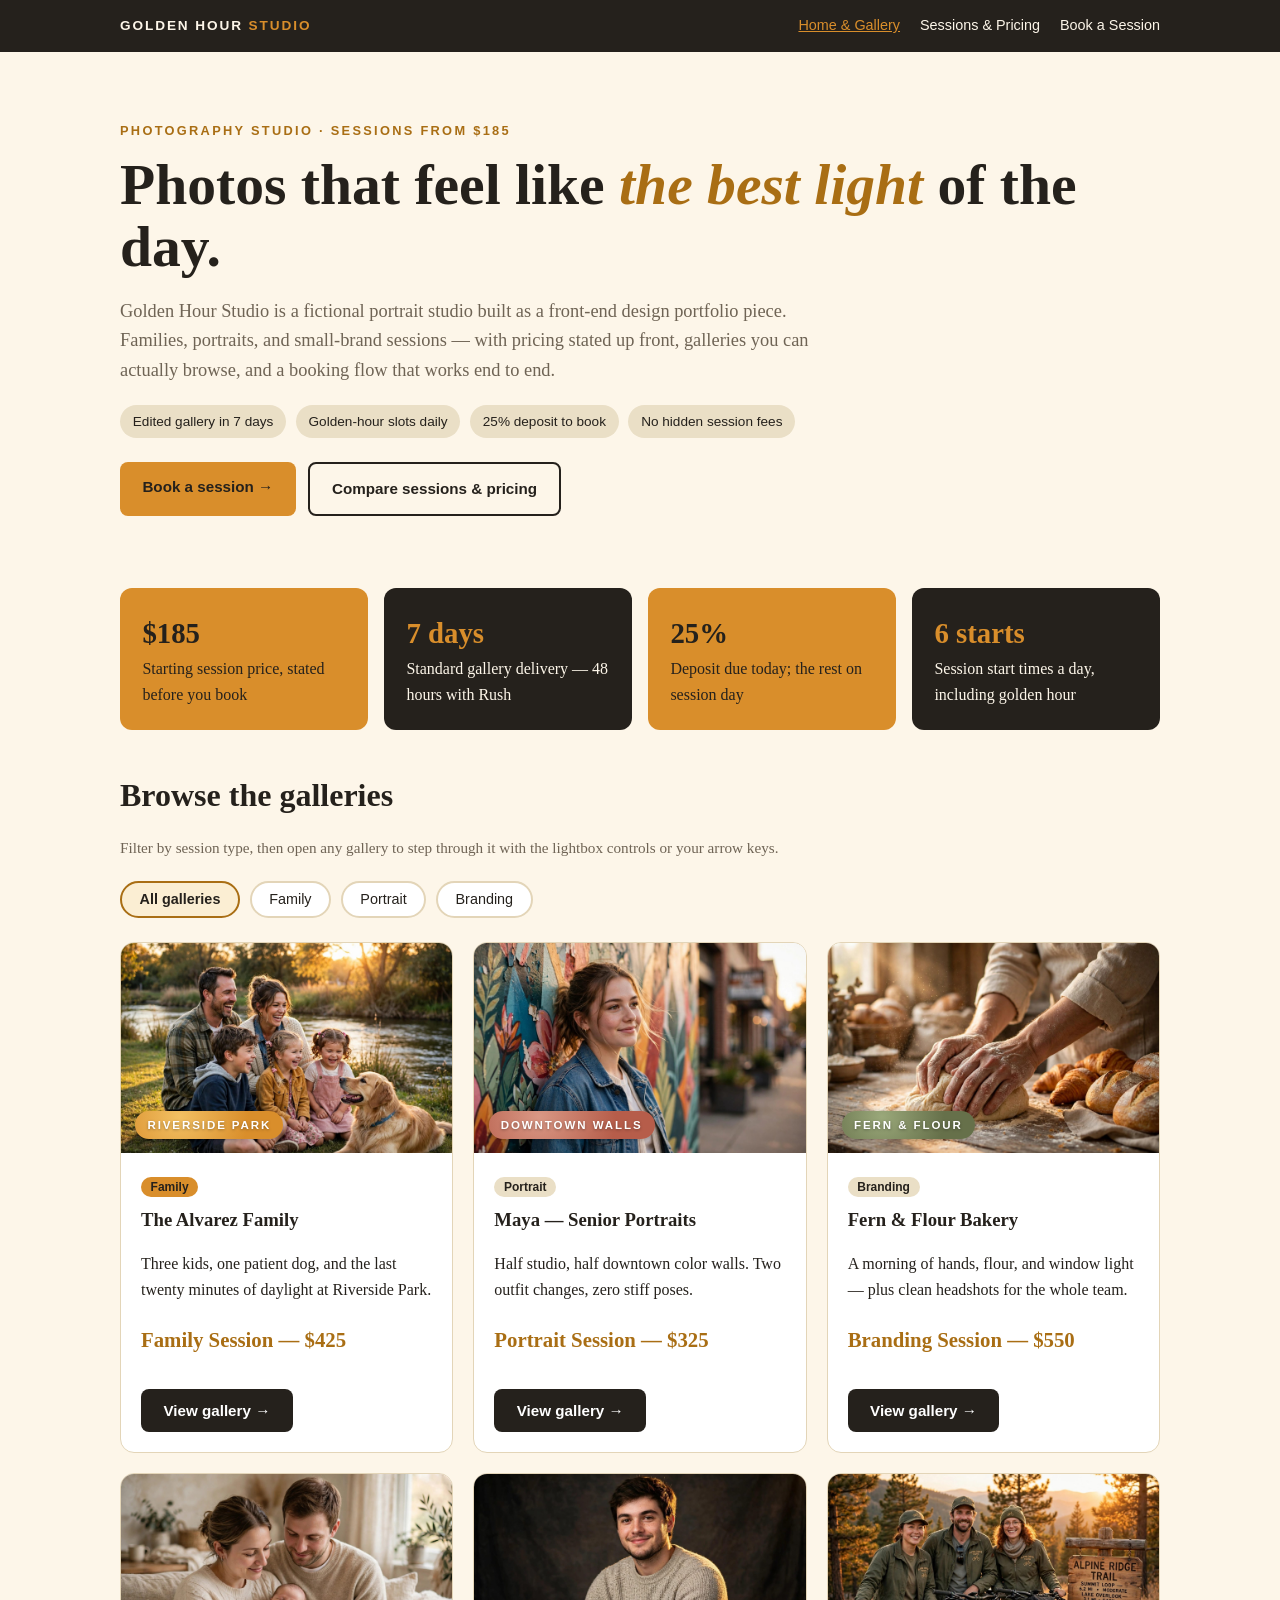
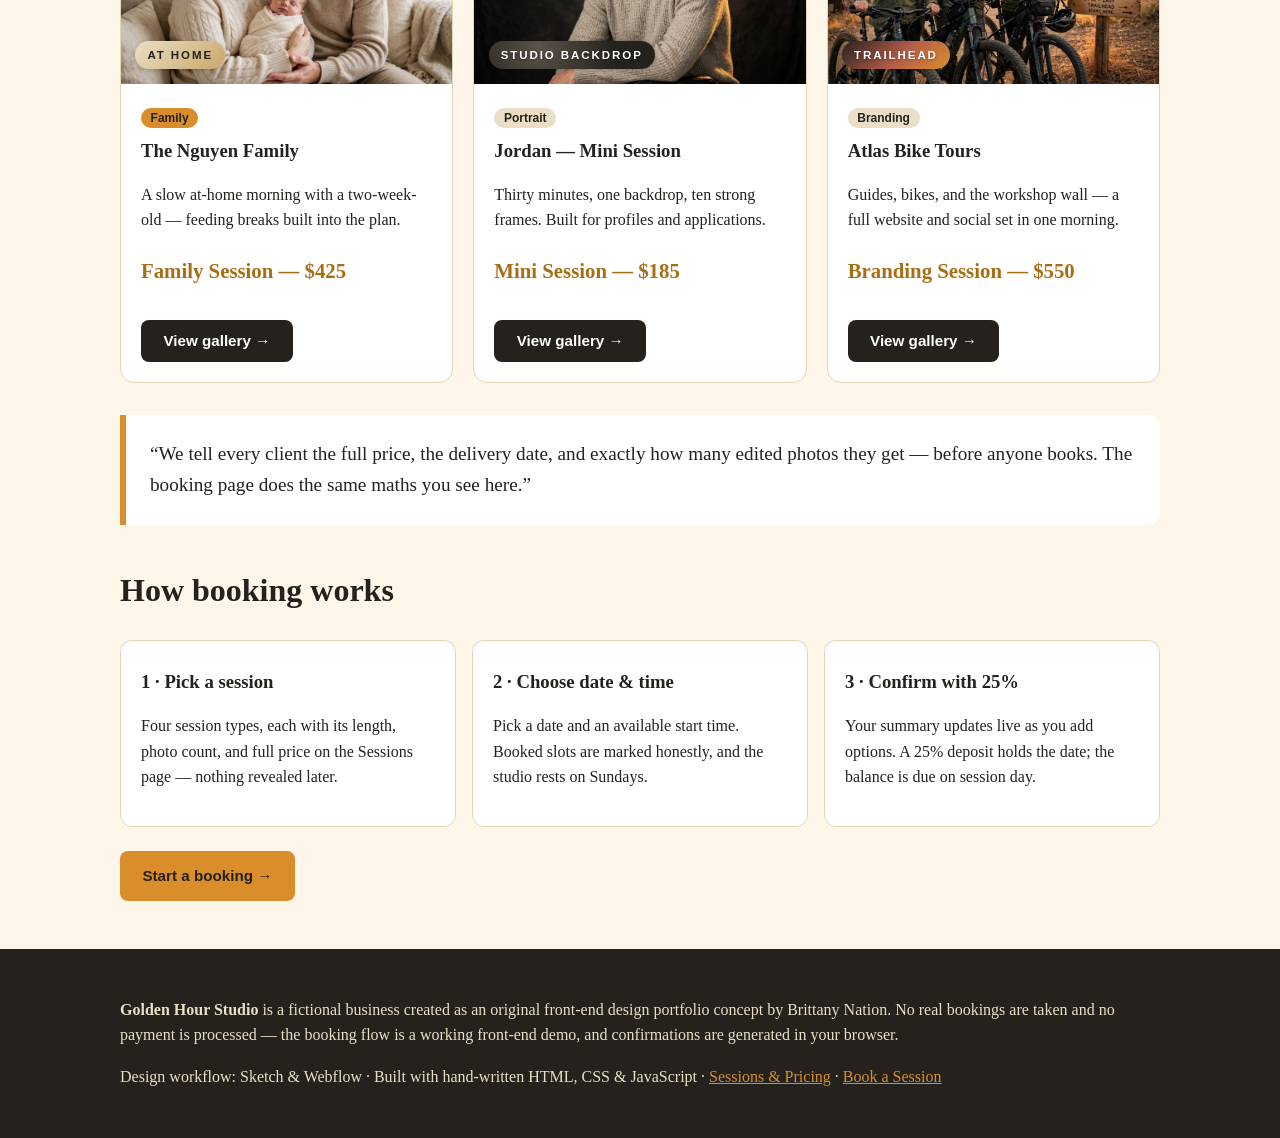
<file: index.html>
<!DOCTYPE html>
<html lang="en">
<head>
<meta charset="UTF-8">
<meta name="viewport" content="width=device-width, initial-scale=1.0">
<title>Golden Hour Studio — Family, Portrait & Branding Photography</title>
<meta name="description" content="Golden Hour Studio is a fictional photography studio. Browse real galleries by session type, compare honest session pricing, and book a session in a working booking flow.">
<meta property="og:title" content="Golden Hour Studio — Photography Booking">
<meta property="og:description" content="Family, portrait, and branding sessions with honest pricing and a booking flow that actually works — pick a package, a date, and a golden-hour slot.">
<meta property="og:type" content="website">
<meta property="og:url" content="https://brittanynation.github.io/golden-hour-studio/">
<meta property="og:image" content="https://brittanynation.github.io/golden-hour-studio/og-image.png">
<meta name="twitter:card" content="summary_large_image">
<link rel="stylesheet" href="styles.css">
</head>
<body>
<a class="skip" href="#main">Skip to content</a>
<header class="topbar"><div class="wrap">
  <div class="brand">GOLDEN HOUR <span>STUDIO</span></div>
  <nav class="nav" aria-label="Main">
    <a href="index.html" aria-current="page">Home & Gallery</a>
    <a href="sessions.html">Sessions & Pricing</a>
    <a href="book.html">Book a Session</a>
  </nav>
</div></header>

<main id="main" class="wrap">
  <section class="hero">
    <p class="eyebrow">Photography studio · Sessions from $185</p>
    <h1>Photos that feel like <em>the best light</em> of the day.</h1>
    <p class="lede">Golden Hour Studio is a fictional portrait studio built as a front-end design portfolio piece. Families, portraits, and small-brand sessions — with pricing stated up front, galleries you can actually browse, and a booking flow that works end to end.</p>
    <div class="meta-row"><span>Edited gallery in 7 days</span><span>Golden-hour slots daily</span><span>25% deposit to book</span><span>No hidden session fees</span></div>
    <div class="cta-row">
      <a class="btn btn-amber" href="book.html">Book a session →</a>
      <a class="btn btn-ghost" href="sessions.html">Compare sessions & pricing</a>
    </div>
  </section>

  <section class="stats" aria-label="Studio at a glance">
    <div class="stat"><strong>$185</strong>Starting session price, stated before you book</div>
    <div class="stat dark"><strong>7 days</strong>Standard gallery delivery — 48 hours with Rush</div>
    <div class="stat"><strong>25%</strong>Deposit due today; the rest on session day</div>
    <div class="stat dark"><strong>6 starts</strong>Session start times a day, including golden hour</div>
  </section>

  <section aria-labelledby="gallery-h">
    <h2 id="gallery-h">Browse the galleries</h2>
    <p class="hint">Filter by session type, then open any gallery to step through it with the lightbox controls or your arrow keys.</p>
    <div class="filter-row" role="group" aria-label="Filter galleries">
      <button type="button" class="filter-btn selected" data-filter="all" aria-pressed="true">All galleries</button>
      <button type="button" class="filter-btn" data-filter="family" aria-pressed="false">Family</button>
      <button type="button" class="filter-btn" data-filter="portrait" aria-pressed="false">Portrait</button>
      <button type="button" class="filter-btn" data-filter="branding" aria-pressed="false">Branding</button>
    </div>
    <p id="gallery-status" class="sr-only" role="status" aria-live="polite"></p>
    <div class="grid3" id="gallery-grid">
      <article class="card gallery-card" data-category="family" data-title="The Alvarez Family at Riverside Park" data-caption="Family Session · 75 minutes · 35 edited photos · Riverside Park at golden hour" data-visual="v-amber" data-img="gallery-1.jpg">
        <div class="card-visual photo"><img src="gallery-1.jpg" alt="The Alvarez family laughing with their dog by the river at golden hour" width="1600" height="1067" loading="lazy"><span class="visual-chip v-amber">RIVERSIDE PARK</span></div>
        <div class="card-body"><span class="badge badge-amber">Family</span><h3>The Alvarez Family</h3><p>Three kids, one patient dog, and the last twenty minutes of daylight at Riverside Park.</p><p class="price">Family Session — $425</p><button type="button" class="btn btn-primary view-btn">View gallery →</button></div>
      </article>
      <article class="card gallery-card" data-category="portrait" data-title="Maya — Senior Portrait Session" data-caption="Portrait Session · 60 minutes · 25 edited photos · Studio + downtown walls" data-visual="v-rose" data-img="gallery-2.jpg">
        <div class="card-visual photo"><img src="gallery-2.jpg" alt="Maya leaning against a colorful downtown mural wall in golden-hour light" width="1600" height="1067" loading="lazy"><span class="visual-chip v-rose">DOWNTOWN WALLS</span></div>
        <div class="card-body"><span class="badge">Portrait</span><h3>Maya — Senior Portraits</h3><p>Half studio, half downtown color walls. Two outfit changes, zero stiff poses.</p><p class="price">Portrait Session — $325</p><button type="button" class="btn btn-primary view-btn">View gallery →</button></div>
      </article>
      <article class="card gallery-card" data-category="branding" data-title="Fern & Flour Bakery — Brand Session" data-caption="Branding Session · 2 hours · 40 edited photos + headshots · On location at the bakery" data-visual="v-olive" data-img="gallery-3.jpg">
        <div class="card-visual photo"><img src="gallery-3.jpg" alt="A baker's flour-dusted hands kneading dough in warm window light, with croissants and loaves beside" width="1600" height="1067" loading="lazy"><span class="visual-chip v-olive">FERN &amp; FLOUR</span></div>
        <div class="card-body"><span class="badge">Branding</span><h3>Fern &amp; Flour Bakery</h3><p>A morning of hands, flour, and window light — plus clean headshots for the whole team.</p><p class="price">Branding Session — $550</p><button type="button" class="btn btn-primary view-btn">View gallery →</button></div>
      </article>
      <article class="card gallery-card" data-category="family" data-title="The Nguyen Family — New Baby at Home" data-caption="Family Session · 75 minutes · 35 edited photos · At-home lifestyle session" data-visual="v-sand" data-img="gallery-4.jpg">
        <div class="card-visual photo"><img src="gallery-4.jpg" alt="New parents on their sofa at home holding their swaddled newborn in soft window light" width="1600" height="1067" loading="lazy"><span class="visual-chip v-sand">AT HOME</span></div>
        <div class="card-body"><span class="badge badge-amber">Family</span><h3>The Nguyen Family</h3><p>A slow at-home morning with a two-week-old — feeding breaks built into the plan.</p><p class="price">Family Session — $425</p><button type="button" class="btn btn-primary view-btn">View gallery →</button></div>
      </article>
      <article class="card gallery-card" data-category="portrait" data-title="Jordan — Studio Portrait Mini" data-caption="Mini Session · 30 minutes · 10 edited photos · Studio backdrop, one outfit" data-visual="v-ink" data-img="gallery-5.jpg">
        <div class="card-visual photo"><img src="gallery-5.jpg" alt="Jordan seated against a dark studio backdrop with warm golden rim light" width="1600" height="1067" loading="lazy"><span class="visual-chip v-ink">STUDIO BACKDROP</span></div>
        <div class="card-body"><span class="badge">Portrait</span><h3>Jordan — Mini Session</h3><p>Thirty minutes, one backdrop, ten strong frames. Built for profiles and applications.</p><p class="price">Mini Session — $185</p><button type="button" class="btn btn-primary view-btn">View gallery →</button></div>
      </article>
      <article class="card gallery-card" data-category="branding" data-title="Atlas Bike Tours — Team Branding" data-caption="Branding Session · 2 hours · 40 edited photos + headshots · Trailhead + workshop" data-visual="v-dusk" data-img="gallery-6.jpg">
        <div class="card-visual photo"><img src="gallery-6.jpg" alt="Bike tour guides in matching jackets standing with their bikes beside a wooden trailhead sign at golden hour" width="1600" height="1067" loading="lazy"><span class="visual-chip v-dusk">TRAILHEAD</span></div>
        <div class="card-body"><span class="badge">Branding</span><h3>Atlas Bike Tours</h3><p>Guides, bikes, and the workshop wall — a full website and social set in one morning.</p><p class="price">Branding Session — $550</p><button type="button" class="btn btn-primary view-btn">View gallery →</button></div>
      </article>
    </div>
  </section>

  <div class="story">“We tell every client the full price, the delivery date, and exactly how many edited photos they get — before anyone books. The booking page does the same maths you see here.”</div>

  <section aria-labelledby="how-h">
    <h2 id="how-h">How booking works</h2>
    <div class="notes">
      <div class="note"><h3>1 · Pick a session</h3><p>Four session types, each with its length, photo count, and full price on the Sessions page — nothing revealed later.</p></div>
      <div class="note"><h3>2 · Choose date & time</h3><p>Pick a date and an available start time. Booked slots are marked honestly, and the studio rests on Sundays.</p></div>
      <div class="note"><h3>3 · Confirm with 25%</h3><p>Your summary updates live as you add options. A 25% deposit holds the date; the balance is due on session day.</p></div>
    </div>
    <div class="cta-row"><a class="btn btn-amber" href="book.html">Start a booking →</a></div>
  </section>
</main>

<div class="lightbox" id="lightbox" aria-hidden="true" role="dialog" aria-modal="true" aria-labelledby="lightbox-title">
  <div class="lightbox-box">
    <div class="lightbox-visual"><img id="lightbox-img" src="gallery-1.jpg" alt="" width="1600" height="1067"></div>
    <div class="lightbox-body">
      <h3 id="lightbox-title">Gallery</h3>
      <p id="lightbox-caption"></p>
      <div class="lightbox-nav">
        <button type="button" class="btn btn-ghost" id="lightbox-prev">← Previous</button>
        <button type="button" class="btn btn-ghost" id="lightbox-next">Next →</button>
        <button type="button" class="btn btn-primary" id="lightbox-close">Close</button>
      </div>
    </div>
  </div>
</div>

<footer><div class="wrap">
  <p><strong>Golden Hour Studio</strong> is a fictional business created as an original front-end design portfolio concept by Brittany Nation. No real bookings are taken and no payment is processed — the booking flow is a working front-end demo, and confirmations are generated in your browser.</p>
  <p>Design workflow: Sketch &amp; Webflow · Built with hand-written HTML, CSS &amp; JavaScript · <a href="sessions.html">Sessions &amp; Pricing</a> · <a href="book.html">Book a Session</a></p>
</div></footer>
<script src="studio.js"></script>
</body>
</html>
</file>
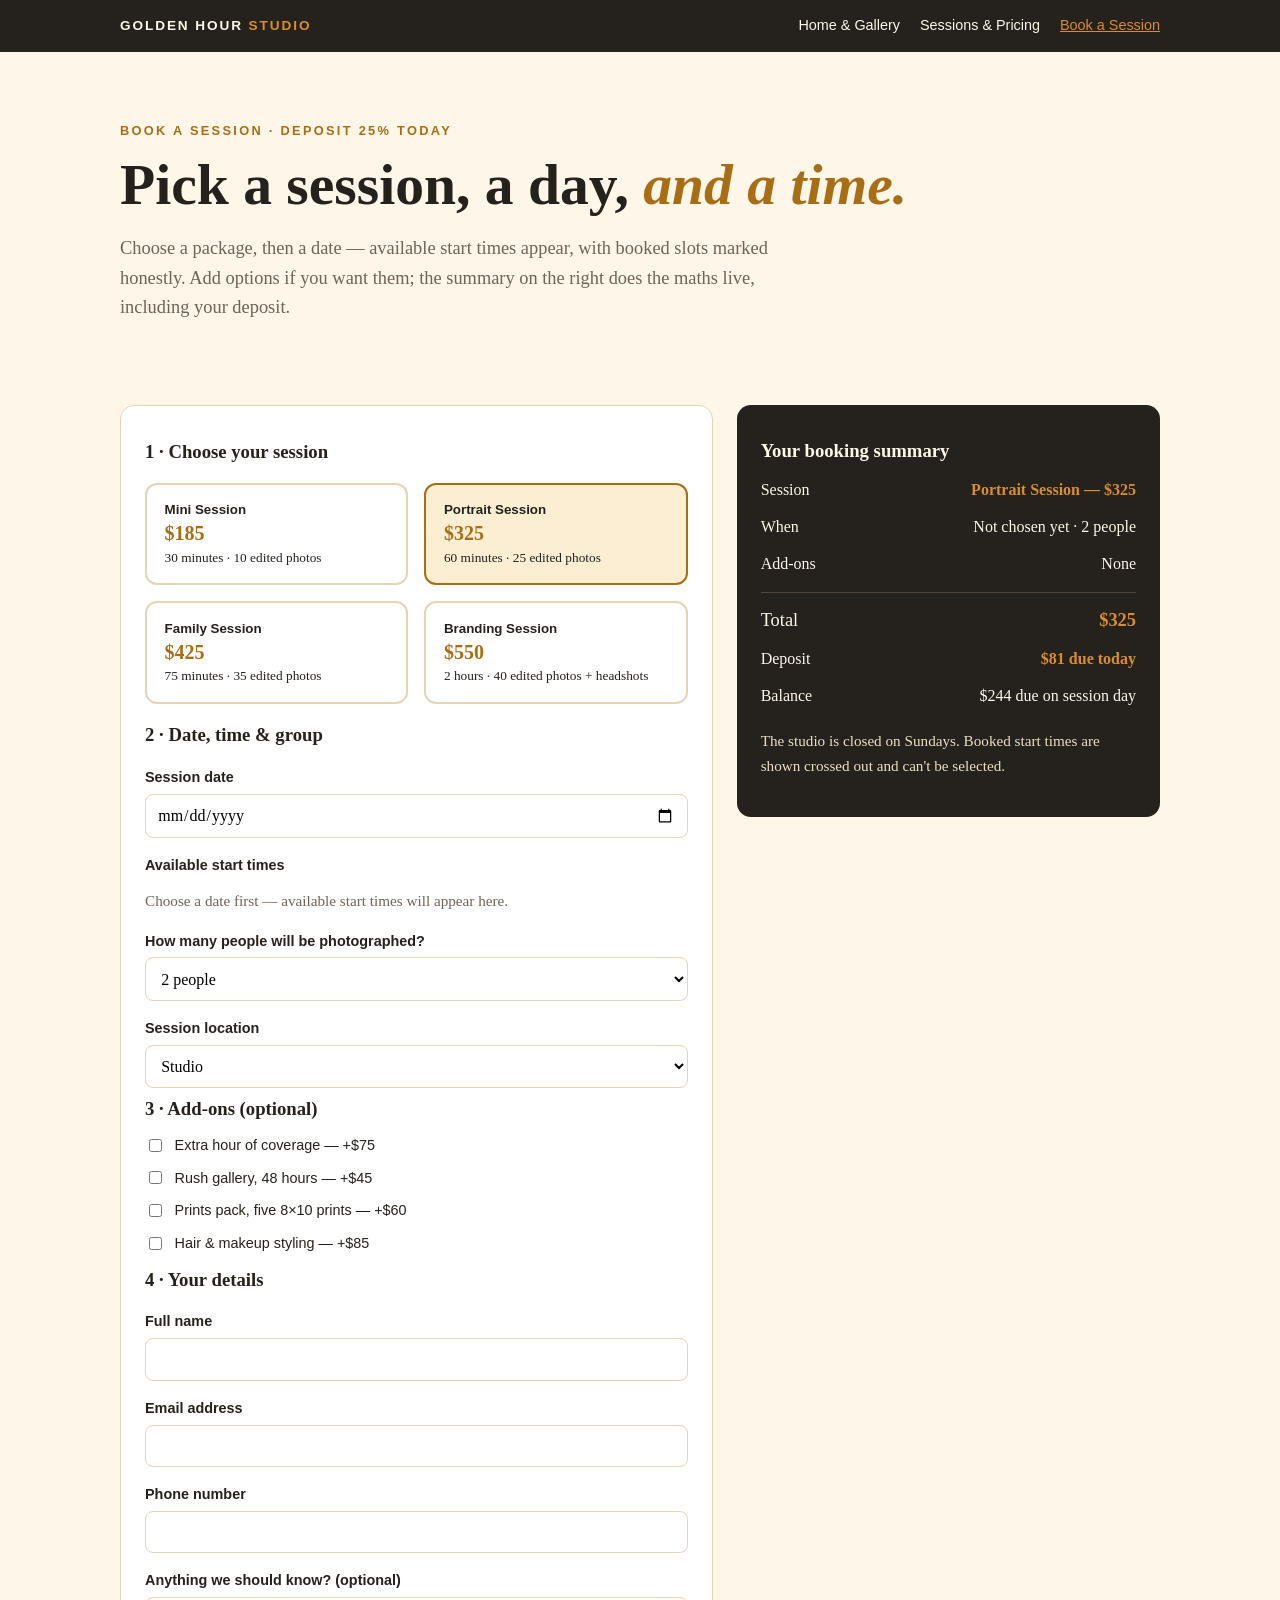
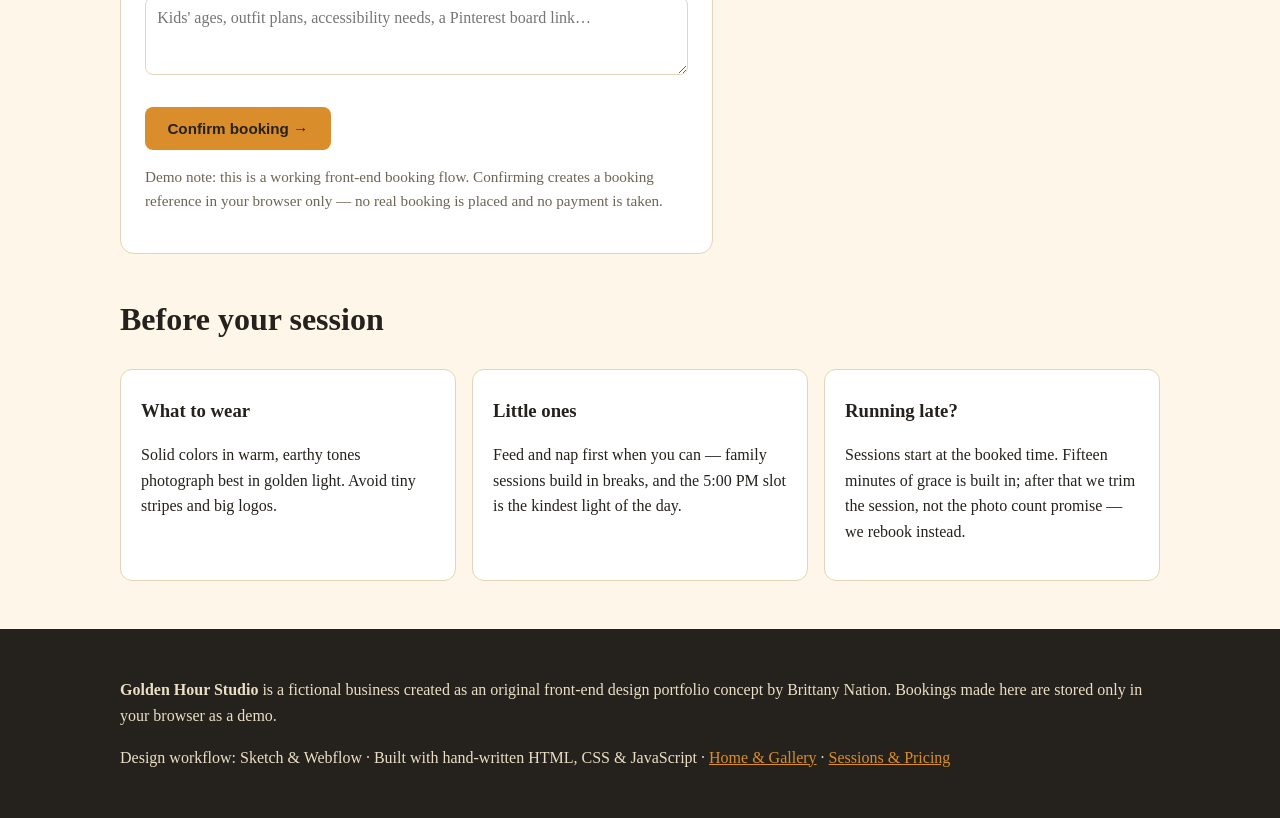
<file: book.html>
<!DOCTYPE html>
<html lang="en">
<head>
<meta charset="UTF-8">
<meta name="viewport" content="width=device-width, initial-scale=1.0">
<title>Book a Session — Golden Hour Studio</title>
<meta name="description" content="Book a Golden Hour Studio session: choose a package, a date, and an available start time, add options, and confirm — the summary updates live and booking ends in a real confirmation.">
<meta property="og:title" content="Book a Session — Golden Hour Studio">
<meta property="og:description" content="A working photography booking flow: live totals, honest booked slots, validated details, and a confirmation with a booking reference.">
<meta property="og:type" content="website">
<meta property="og:url" content="https://brittanynation.github.io/golden-hour-studio/book.html">
<meta property="og:image" content="https://brittanynation.github.io/golden-hour-studio/og-image.png">
<meta name="twitter:card" content="summary_large_image">
<link rel="stylesheet" href="styles.css">
</head>
<body>
<a class="skip" href="#main">Skip to content</a>
<header class="topbar"><div class="wrap">
  <div class="brand">GOLDEN HOUR <span>STUDIO</span></div>
  <nav class="nav" aria-label="Main">
    <a href="index.html">Home & Gallery</a>
    <a href="sessions.html">Sessions & Pricing</a>
    <a href="book.html" aria-current="page">Book a Session</a>
  </nav>
</div></header>

<main id="main" class="wrap">
  <section class="hero">
    <p class="eyebrow">Book a session · Deposit 25% today</p>
    <h1>Pick a session, a day, <em>and a time.</em></h1>
    <p class="lede">Choose a package, then a date — available start times appear, with booked slots marked honestly. Add options if you want them; the summary on the right does the maths live, including your deposit.</p>
  </section>

  <p id="booking-status" class="sr-only" role="status" aria-live="polite"></p>

  <section id="booking-section">
    <div class="grid2">
      <form id="booking-form" novalidate>
        <h3>1 · Choose your session</h3>
        <div class="pkg-grid">
          <button type="button" class="pkg-btn" data-package="mini" aria-pressed="false"><span class="p-name">Mini Session</span><span class="p-price">$185</span>30 minutes · 10 edited photos</button>
          <button type="button" class="pkg-btn" data-package="portrait" aria-pressed="false"><span class="p-name">Portrait Session</span><span class="p-price">$325</span>60 minutes · 25 edited photos</button>
          <button type="button" class="pkg-btn" data-package="family" aria-pressed="false"><span class="p-name">Family Session</span><span class="p-price">$425</span>75 minutes · 35 edited photos</button>
          <button type="button" class="pkg-btn" data-package="branding" aria-pressed="false"><span class="p-name">Branding Session</span><span class="p-price">$550</span>2 hours · 40 edited photos + headshots</button>
        </div>

        <h3>2 · Date, time &amp; group</h3>
        <label for="session-date">Session date</label>
        <input type="date" id="session-date" name="session-date">
        <p class="error" id="err-date"></p>
        <label>Available start times</label>
        <div class="slot-grid" id="slot-grid"></div>
        <p class="error" id="err-slot"></p>
        <label for="people">How many people will be photographed?</label>
        <select id="people" name="people">
          <option value="1">1 person</option>
          <option value="2" selected>2 people</option>
          <option value="3">3 people</option>
          <option value="4">4 people</option>
          <option value="5">5 people</option>
          <option value="6">6 people</option>
          <option value="7">7 people</option>
          <option value="8">8 people</option>
        </select>
        <label for="location">Session location</label>
        <select id="location" name="location">
          <option>Studio</option>
          <option>Riverside Park</option>
          <option>Downtown</option>
          <option>At home / client location</option>
        </select>

        <h3>3 · Add-ons (optional)</h3>
        <div class="check"><input type="checkbox" id="addon-hour" data-addon="extraHour"><label for="addon-hour">Extra hour of coverage — +$75</label></div>
        <div class="check"><input type="checkbox" id="addon-rush" data-addon="rush"><label for="addon-rush">Rush gallery, 48 hours — +$45</label></div>
        <div class="check"><input type="checkbox" id="addon-prints" data-addon="prints"><label for="addon-prints">Prints pack, five 8×10 prints — +$60</label></div>
        <div class="check"><input type="checkbox" id="addon-styling" data-addon="styling"><label for="addon-styling">Hair &amp; makeup styling — +$85</label></div>

        <h3>4 · Your details</h3>
        <label for="full-name">Full name</label>
        <input type="text" id="full-name" name="full-name" autocomplete="name">
        <p class="error" id="err-name"></p>
        <label for="email">Email address</label>
        <input type="email" id="email" name="email" autocomplete="email">
        <p class="error" id="err-email"></p>
        <label for="phone">Phone number</label>
        <input type="tel" id="phone" name="phone" autocomplete="tel">
        <p class="error" id="err-phone"></p>
        <label for="notes">Anything we should know? (optional)</label>
        <textarea id="notes" name="notes" rows="3" placeholder="Kids' ages, outfit plans, accessibility needs, a Pinterest board link…"></textarea>

        <div class="cta-row"><button type="submit" class="btn btn-amber">Confirm booking →</button></div>
        <p class="hint">Demo note: this is a working front-end booking flow. Confirming creates a booking reference in your browser only — no real booking is placed and no payment is taken.</p>
      </form>

      <aside class="summary" aria-label="Booking summary">
        <h3>Your booking summary</h3>
        <div class="row"><span>Session</span><strong id="sum-package">—</strong></div>
        <div class="row"><span>When</span><span id="sum-when">Not chosen yet</span></div>
        <div class="row"><span>Add-ons</span><span id="sum-addons">None</span></div>
        <div class="row total"><span>Total</span><strong id="sum-total">$0</strong></div>
        <div class="row"><span>Deposit</span><strong id="sum-deposit">—</strong></div>
        <div class="row"><span>Balance</span><span id="sum-balance">—</span></div>
        <p class="hint" style="color:var(--sand)">The studio is closed on Sundays. Booked start times are shown crossed out and can't be selected.</p>
      </aside>
    </div>
  </section>

  <section id="confirmation" class="confirmation hidden" tabindex="-1">
    <h2>You're booked in — thank you!</h2>
    <p>Your booking reference is <span class="ref" id="conf-ref">GH-000000</span></p>
    <p id="conf-details"></p>
    <p>What happens next in a real studio flow: a deposit link and a short prep guide would arrive by email, and your gallery would be delivered 7 days after the session (48 hours with Rush).</p>
    <div class="cta-row">
      <a class="btn btn-amber" href="index.html">Browse galleries again</a>
      <a class="btn btn-ghost" href="book.html">Book another session</a>
    </div>
  </section>

  <section aria-labelledby="prep-h">
    <h2 id="prep-h">Before your session</h2>
    <div class="notes">
      <div class="note"><h3>What to wear</h3><p>Solid colors in warm, earthy tones photograph best in golden light. Avoid tiny stripes and big logos.</p></div>
      <div class="note"><h3>Little ones</h3><p>Feed and nap first when you can — family sessions build in breaks, and the 5:00 PM slot is the kindest light of the day.</p></div>
      <div class="note"><h3>Running late?</h3><p>Sessions start at the booked time. Fifteen minutes of grace is built in; after that we trim the session, not the photo count promise — we rebook instead.</p></div>
    </div>
  </section>
</main>

<footer><div class="wrap">
  <p><strong>Golden Hour Studio</strong> is a fictional business created as an original front-end design portfolio concept by Brittany Nation. Bookings made here are stored only in your browser as a demo.</p>
  <p>Design workflow: Sketch &amp; Webflow · Built with hand-written HTML, CSS &amp; JavaScript · <a href="index.html">Home &amp; Gallery</a> · <a href="sessions.html">Sessions &amp; Pricing</a></p>
</div></footer>
<script src="studio.js"></script>
</body>
</html>
</file>
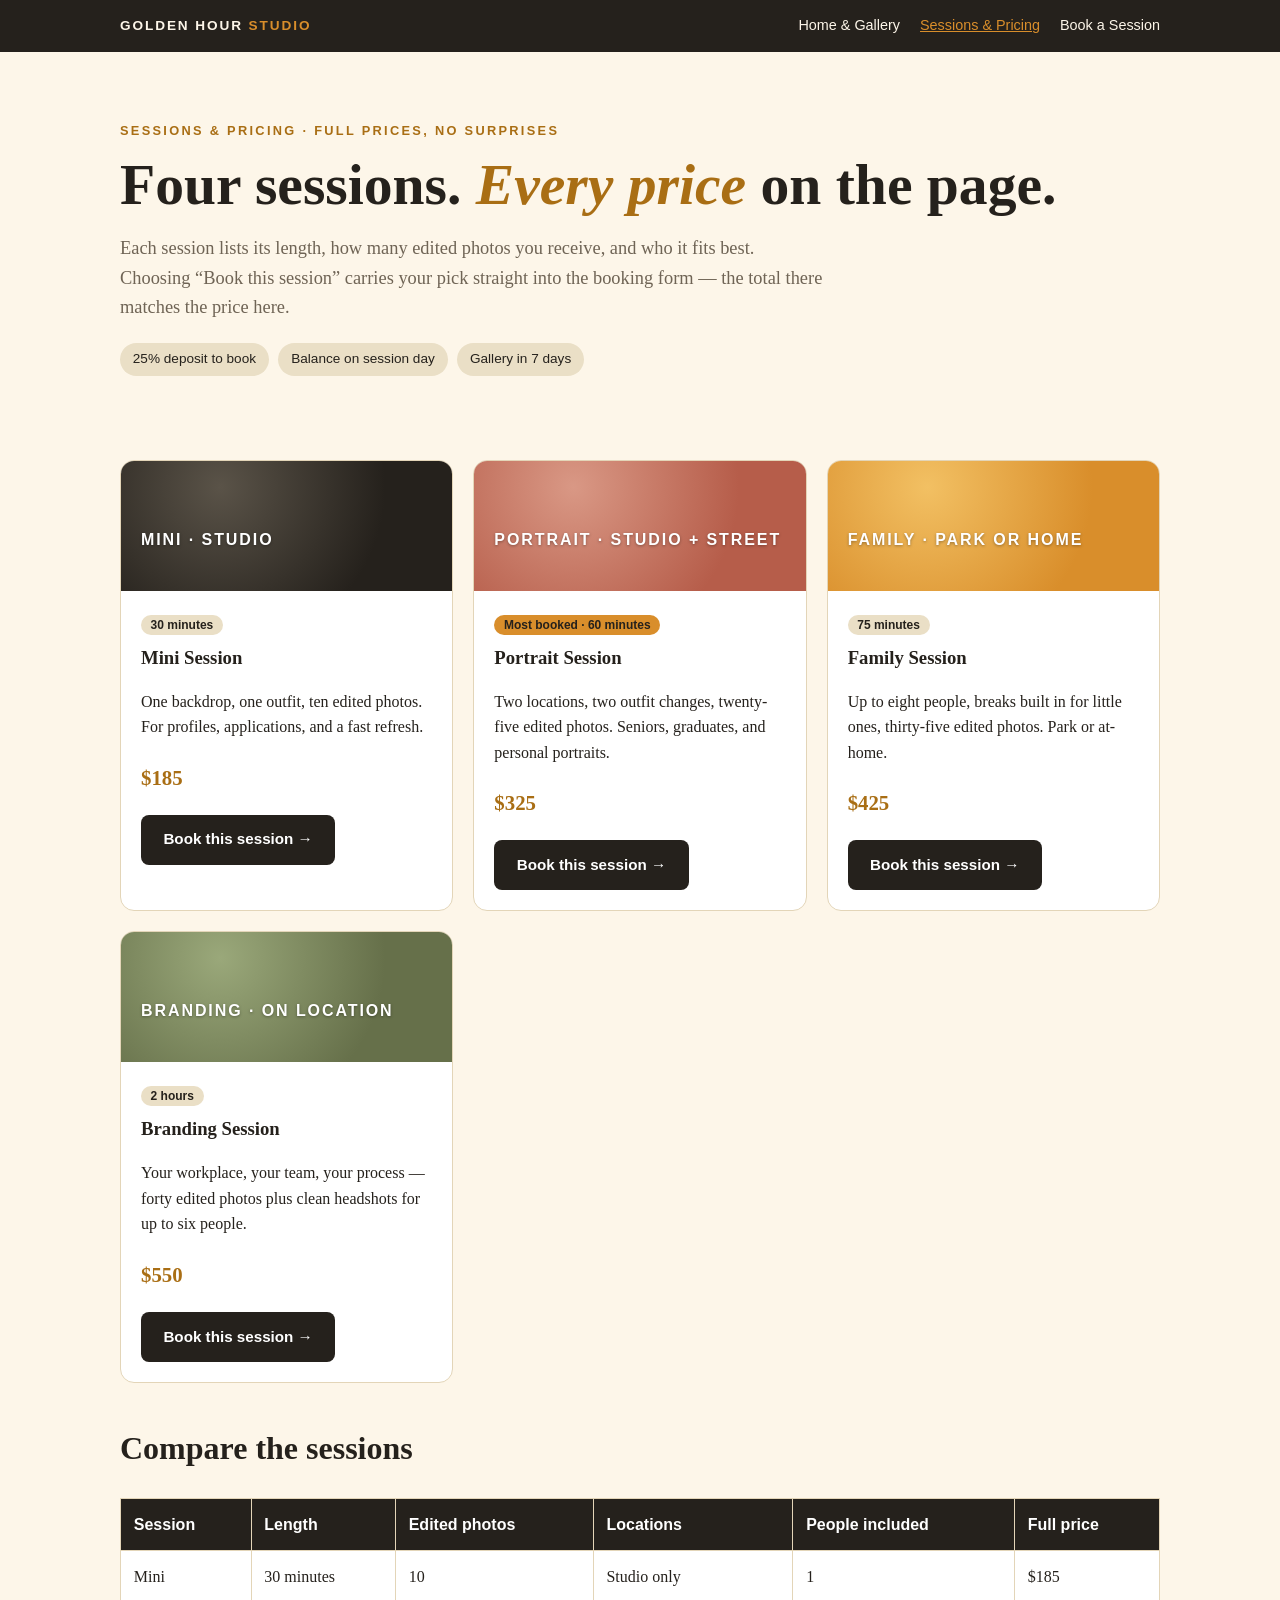
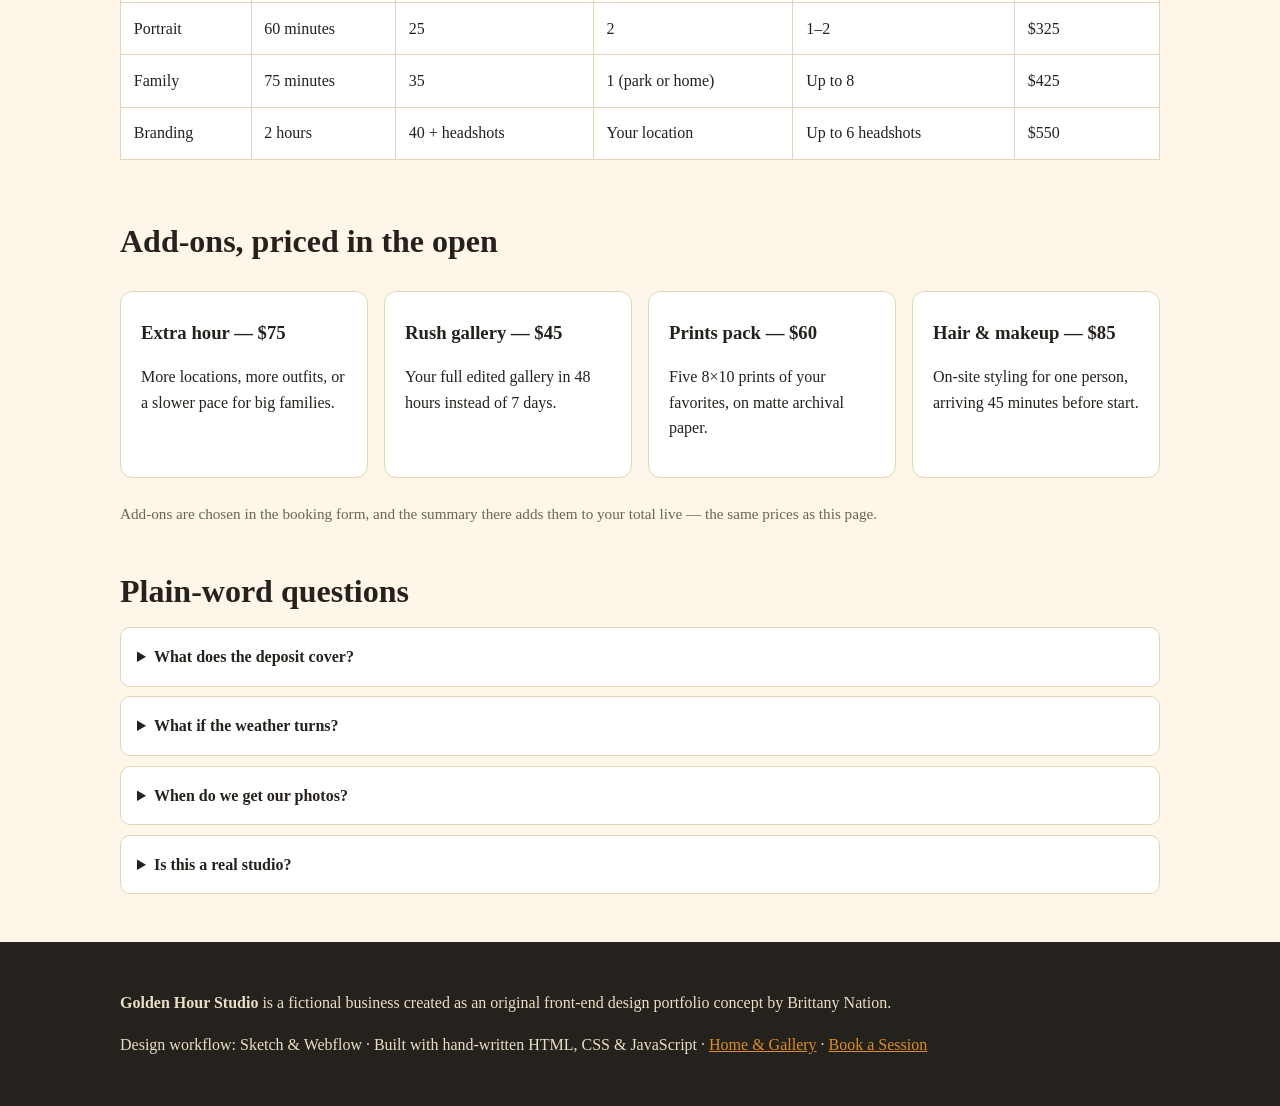
<file: sessions.html>
<!DOCTYPE html>
<html lang="en">
<head>
<meta charset="UTF-8">
<meta name="viewport" content="width=device-width, initial-scale=1.0">
<title>Sessions & Pricing — Golden Hour Studio</title>
<meta name="description" content="Compare Golden Hour Studio's four photo sessions side by side: length, edited photo count, who each session fits, and the full price — then book in a working flow.">
<meta property="og:title" content="Sessions & Pricing — Golden Hour Studio">
<meta property="og:description" content="Four sessions, full prices up front: Mini $185, Portrait $325, Family $425, Branding $550. Add-ons priced in the open.">
<meta property="og:type" content="website">
<meta property="og:url" content="https://brittanynation.github.io/golden-hour-studio/sessions.html">
<meta property="og:image" content="https://brittanynation.github.io/golden-hour-studio/og-image.png">
<meta name="twitter:card" content="summary_large_image">
<link rel="stylesheet" href="styles.css">
</head>
<body>
<a class="skip" href="#main">Skip to content</a>
<header class="topbar"><div class="wrap">
  <div class="brand">GOLDEN HOUR <span>STUDIO</span></div>
  <nav class="nav" aria-label="Main">
    <a href="index.html">Home & Gallery</a>
    <a href="sessions.html" aria-current="page">Sessions & Pricing</a>
    <a href="book.html">Book a Session</a>
  </nav>
</div></header>

<main id="main" class="wrap">
  <section class="hero">
    <p class="eyebrow">Sessions & pricing · Full prices, no surprises</p>
    <h1>Four sessions. <em>Every price</em> on the page.</h1>
    <p class="lede">Each session lists its length, how many edited photos you receive, and who it fits best. Choosing “Book this session” carries your pick straight into the booking form — the total there matches the price here.</p>
    <div class="meta-row"><span>25% deposit to book</span><span>Balance on session day</span><span>Gallery in 7 days</span></div>
  </section>

  <section class="grid3" aria-label="Session packages">
    <article class="card">
      <div class="card-visual v-ink">MINI · STUDIO</div>
      <div class="card-body"><span class="badge">30 minutes</span><h3>Mini Session</h3><p>One backdrop, one outfit, ten edited photos. For profiles, applications, and a fast refresh.</p><p class="price">$185</p><a class="btn btn-primary" href="book.html?package=mini" data-book-package="mini">Book this session →</a></div>
    </article>
    <article class="card">
      <div class="card-visual v-rose">PORTRAIT · STUDIO + STREET</div>
      <div class="card-body"><span class="badge badge-amber">Most booked · 60 minutes</span><h3>Portrait Session</h3><p>Two locations, two outfit changes, twenty-five edited photos. Seniors, graduates, and personal portraits.</p><p class="price">$325</p><a class="btn btn-primary" href="book.html?package=portrait" data-book-package="portrait">Book this session →</a></div>
    </article>
    <article class="card">
      <div class="card-visual v-amber">FAMILY · PARK OR HOME</div>
      <div class="card-body"><span class="badge">75 minutes</span><h3>Family Session</h3><p>Up to eight people, breaks built in for little ones, thirty-five edited photos. Park or at-home.</p><p class="price">$425</p><a class="btn btn-primary" href="book.html?package=family" data-book-package="family">Book this session →</a></div>
    </article>
    <article class="card">
      <div class="card-visual v-olive">BRANDING · ON LOCATION</div>
      <div class="card-body"><span class="badge">2 hours</span><h3>Branding Session</h3><p>Your workplace, your team, your process — forty edited photos plus clean headshots for up to six people.</p><p class="price">$550</p><a class="btn btn-primary" href="book.html?package=branding" data-book-package="branding">Book this session →</a></div>
    </article>
  </section>

  <section aria-labelledby="compare-h">
    <h2 id="compare-h">Compare the sessions</h2>
    <div class="tablewrap"><table>
      <thead><tr><th>Session</th><th>Length</th><th>Edited photos</th><th>Locations</th><th>People included</th><th>Full price</th></tr></thead>
      <tbody>
        <tr><td>Mini</td><td>30 minutes</td><td>10</td><td>Studio only</td><td>1</td><td>$185</td></tr>
        <tr><td>Portrait</td><td>60 minutes</td><td>25</td><td>2</td><td>1–2</td><td>$325</td></tr>
        <tr><td>Family</td><td>75 minutes</td><td>35</td><td>1 (park or home)</td><td>Up to 8</td><td>$425</td></tr>
        <tr><td>Branding</td><td>2 hours</td><td>40 + headshots</td><td>Your location</td><td>Up to 6 headshots</td><td>$550</td></tr>
      </tbody>
    </table></div>
  </section>

  <section aria-labelledby="addons-h">
    <h2 id="addons-h">Add-ons, priced in the open</h2>
    <div class="notes">
      <div class="note"><h3>Extra hour — $75</h3><p>More locations, more outfits, or a slower pace for big families.</p></div>
      <div class="note"><h3>Rush gallery — $45</h3><p>Your full edited gallery in 48 hours instead of 7 days.</p></div>
      <div class="note"><h3>Prints pack — $60</h3><p>Five 8×10 prints of your favorites, on matte archival paper.</p></div>
      <div class="note"><h3>Hair &amp; makeup — $85</h3><p>On-site styling for one person, arriving 45 minutes before start.</p></div>
    </div>
    <p class="hint">Add-ons are chosen in the booking form, and the summary there adds them to your total live — the same prices as this page.</p>
  </section>

  <section aria-labelledby="faq-h">
    <h2 id="faq-h">Plain-word questions</h2>
    <details><summary>What does the deposit cover?</summary><p>The 25% deposit holds your date and start time. It comes off your total — the balance shown in your booking summary is what you pay on session day.</p></details>
    <details><summary>What if the weather turns?</summary><p>Outdoor sessions reschedule once at no charge for rain or storms. Golden-hour light is the point — we would rather move the day than fake the light.</p></details>
    <details><summary>When do we get our photos?</summary><p>Seven days for the full edited gallery, or 48 hours with the Rush add-on. You get a private online gallery and full-resolution downloads.</p></details>
    <details><summary>Is this a real studio?</summary><p>No — Golden Hour Studio is a fictional business created for a front-end design portfolio. The booking flow genuinely works in your browser, but no real booking is placed and no payment is taken.</p></details>
  </section>
</main>

<footer><div class="wrap">
  <p><strong>Golden Hour Studio</strong> is a fictional business created as an original front-end design portfolio concept by Brittany Nation.</p>
  <p>Design workflow: Sketch &amp; Webflow · Built with hand-written HTML, CSS &amp; JavaScript · <a href="index.html">Home &amp; Gallery</a> · <a href="book.html">Book a Session</a></p>
</div></footer>
<script src="studio.js"></script>
</body>
</html>
</file>
<file: styles.css>
:root{--cream:#FDF6E9;--ink:#25211C;--amber:#D98E2B;--amber-dark:#A96E14;--olive:#66704A;--rose:#B65D4A;--sand:#EADFC6;--muted:#6F6455;--line:#E3D5B8;--white:#fff}
*{box-sizing:border-box}body{margin:0;font-family:Georgia,'Times New Roman',serif;background:var(--cream);color:var(--ink);line-height:1.6}
.skip{position:absolute;left:-9999px}.skip:focus{left:1rem;top:1rem;background:#fff;padding:.5rem 1rem;z-index:50}
.wrap{max-width:1080px;margin:0 auto;padding:0 1.25rem}
.topbar{background:var(--ink);color:var(--cream)}.topbar .wrap{display:flex;justify-content:space-between;align-items:center;padding:.9rem 1.25rem;flex-wrap:wrap;gap:.75rem}
.brand{font-family:Arial,sans-serif;font-weight:700;letter-spacing:.14em;font-size:.85rem}.brand span{color:var(--amber)}
.nav{display:flex;gap:1.25rem;flex-wrap:wrap}.nav a{color:var(--cream);text-decoration:none;font-family:Arial,sans-serif;font-size:.9rem}.nav a:hover,.nav a[aria-current]{color:var(--amber);text-decoration:underline}
.hero{padding:3.5rem 0 2.5rem}.eyebrow{font-family:Arial,sans-serif;letter-spacing:.18em;text-transform:uppercase;color:var(--amber-dark);font-size:.8rem;font-weight:700}
h1{font-size:clamp(2.2rem,5vw,3.6rem);line-height:1.08;margin:.5rem 0 1rem}h1 em{color:var(--amber-dark);font-style:italic}
.lede{font-size:1.15rem;max-width:44rem;color:var(--muted)}
.meta-row{display:flex;gap:.6rem;flex-wrap:wrap;margin:1.25rem 0}.meta-row span{background:var(--sand);padding:.35rem .8rem;border-radius:999px;font-family:Arial,sans-serif;font-size:.85rem}
.cta-row{display:flex;gap:.75rem;flex-wrap:wrap;margin-top:1.5rem}
.btn{display:inline-block;padding:.8rem 1.4rem;border-radius:8px;text-decoration:none;font-family:Arial,sans-serif;font-weight:700;font-size:.95rem;border:0;cursor:pointer}
.btn-amber{background:var(--amber);color:var(--ink)}.btn-primary{background:var(--ink);color:#fff}.btn-ghost{border:2px solid var(--ink);color:var(--ink);background:transparent}
.btn.added,.btn.success{background:var(--olive);color:#fff}
.stats{display:grid;grid-template-columns:repeat(auto-fit,minmax(200px,1fr));gap:1rem;margin:2rem 0}
.stat{background:var(--amber);color:var(--ink);padding:1.4rem;border-radius:12px}.stat strong{display:block;font-size:1.8rem}
.stat.dark{background:var(--ink);color:var(--cream)}.stat.dark strong{color:var(--amber)}
h2{font-size:2rem;margin:2.5rem 0 .5rem}h3{margin:.4rem 0}.hint{color:var(--muted);font-size:.95rem}
.grid3{display:grid;grid-template-columns:repeat(auto-fit,minmax(260px,1fr));gap:1.25rem;margin:1.5rem 0}
.card{background:#fff;border:1px solid var(--line);border-radius:14px;overflow:hidden}
.card-visual{padding:2.4rem 1.25rem;color:#fff;font-family:Arial,sans-serif;font-weight:700;letter-spacing:.12em;min-height:130px;display:flex;align-items:flex-end;text-shadow:0 1px 3px rgba(0,0,0,.35)}
.v-amber{background:radial-gradient(circle at 30% 20%,#F2C063,#D98E2B 65%)}
.v-olive{background:radial-gradient(circle at 30% 20%,#9AA87A,#66704A 65%)}
.v-rose{background:radial-gradient(circle at 30% 20%,#D99885,#B65D4A 65%)}
.v-ink{background:radial-gradient(circle at 30% 20%,#5A5348,#25211C 65%)}
.v-sand{background:linear-gradient(135deg,#EADFC6,#C9A86A);color:var(--ink);text-shadow:none}
.v-dusk{background:linear-gradient(135deg,#25211C 0%,#B65D4A 55%,#D98E2B 100%)}
.card-body{padding:1.25rem}.badge{background:var(--sand);padding:.2rem .6rem;border-radius:999px;font-family:Arial,sans-serif;font-size:.75rem;font-weight:700}.badge-amber{background:var(--amber);color:var(--ink)}
.price{font-size:1.3rem;font-weight:700;color:var(--amber-dark)}
.story{background:#fff;border-left:6px solid var(--amber);padding:1.5rem;border-radius:0 12px 12px 0;margin:2rem 0;font-size:1.2rem}
.notes{display:grid;grid-template-columns:repeat(auto-fit,minmax(240px,1fr));gap:1rem;margin:1.5rem 0}
.note{background:#fff;border:1px solid var(--line);border-radius:12px;padding:1.25rem}
table{width:100%;border-collapse:collapse;background:#fff;margin:1rem 0}th,td{padding:.8rem;border:1px solid var(--line);text-align:left}th{background:var(--ink);color:#fff;font-family:Arial,sans-serif}.tablewrap{overflow-x:auto}
form{background:#fff;border:1px solid var(--line);border-radius:14px;padding:1.5rem}
label{display:block;font-family:Arial,sans-serif;font-weight:700;margin:1rem 0 .3rem;font-size:.9rem}
input,select,textarea{width:100%;padding:.7rem;border:1px solid var(--line);border-radius:8px;font-size:1rem;background:#fff;font-family:inherit}
.check{display:flex;gap:.6rem;align-items:flex-start;margin:.6rem 0}.check input{width:auto;margin-top:.3rem}.check label{display:inline;margin:0;font-weight:400}
.summary{background:var(--ink);color:var(--cream);border-radius:14px;padding:1.5rem}.summary strong{color:var(--amber)}
.summary .row{display:flex;justify-content:space-between;gap:1rem;padding:.35rem 0}.summary .total{border-top:1px solid #55483A;margin-top:.6rem;padding-top:.8rem;font-size:1.15rem}
.grid2{display:grid;grid-template-columns:1.4fr 1fr;gap:1.5rem;align-items:start;margin:1.5rem 0}@media(max-width:760px){.grid2{grid-template-columns:1fr}}
details{background:#fff;border:1px solid var(--line);border-radius:10px;padding:1rem;margin:.6rem 0}summary{font-weight:700;cursor:pointer}
footer{background:var(--ink);color:var(--sand);padding:2rem 0;margin-top:3rem}footer a{color:var(--amber)}
.sr-only{position:absolute;width:1px;height:1px;overflow:hidden;clip:rect(0 0 0 0);white-space:nowrap}
.error{display:none;color:#9C3A24;font-family:Arial,sans-serif;font-size:.85rem;margin:.3rem 0 0}.error.show{display:block}
.field-invalid{border-color:#9C3A24!important;outline:2px solid rgba(156,58,36,.25)}
/* Gallery filter + lightbox */
.filter-row{display:flex;gap:.6rem;flex-wrap:wrap;margin:1.25rem 0}
.filter-btn{border:2px solid var(--line);background:#fff;padding:.55rem 1.1rem;border-radius:999px;font-family:Arial,sans-serif;font-size:.9rem;cursor:pointer;color:var(--ink)}
.filter-btn.selected{border-color:var(--amber-dark);background:#FBEED3;font-weight:700}
.gallery-card button.view-btn{margin-top:.75rem}
.card-visual.photo{padding:0;min-height:0;display:block;position:relative;background:var(--ink)}
.card-visual.photo img{display:block;width:100%;height:210px;object-fit:cover}
.visual-chip{position:absolute;left:.9rem;bottom:.9rem;padding:.3rem .75rem;border-radius:999px;font-size:.72rem;box-shadow:0 1px 4px rgba(0,0,0,.25)}
.lightbox{position:fixed;inset:0;background:rgba(20,17,13,.88);display:none;align-items:center;justify-content:center;z-index:100;padding:1rem}
.lightbox.open{display:flex}
.lightbox-box{background:var(--cream);border-radius:16px;max-width:640px;width:100%;overflow:hidden}
.lightbox-visual{background:var(--ink);line-height:0}
.lightbox-visual img{display:block;width:100%;height:340px;object-fit:cover}
.lightbox-body{padding:1.25rem 1.5rem 1.5rem}
.lightbox-nav{display:flex;gap:.6rem;flex-wrap:wrap;margin-top:1rem}
/* Booking */
.pkg-grid{display:grid;grid-template-columns:repeat(auto-fit,minmax(210px,1fr));gap:1rem;margin:1rem 0}
.pkg-btn{text-align:left;border:2px solid var(--line);background:#fff;border-radius:12px;padding:1.1rem;cursor:pointer;font-family:inherit;color:var(--ink)}
.pkg-btn.selected{border-color:var(--amber-dark);background:#FBEED3}
.pkg-btn .p-name{font-family:Arial,sans-serif;font-weight:700;display:block}
.pkg-btn .p-price{font-size:1.25rem;font-weight:700;color:var(--amber-dark);display:block;margin:.3rem 0}
.slot-grid{display:flex;gap:.6rem;flex-wrap:wrap;margin:.75rem 0}
.slot-btn{border:2px solid var(--line);background:#fff;padding:.55rem 1rem;border-radius:999px;font-family:Arial,sans-serif;font-size:.9rem;cursor:pointer;color:var(--ink)}
.slot-btn.selected{border-color:var(--amber-dark);background:#FBEED3;font-weight:700}
.slot-btn:disabled{opacity:.45;cursor:not-allowed;text-decoration:line-through}
.confirmation{background:#fff;border:2px solid var(--olive);border-radius:14px;padding:1.75rem;margin:1.5rem 0}
.confirmation h2{margin-top:0;color:var(--olive)}
.ref{font-family:Arial,sans-serif;font-weight:700;font-size:1.3rem;color:var(--amber-dark)}
.hidden{display:none!important}
</file>
